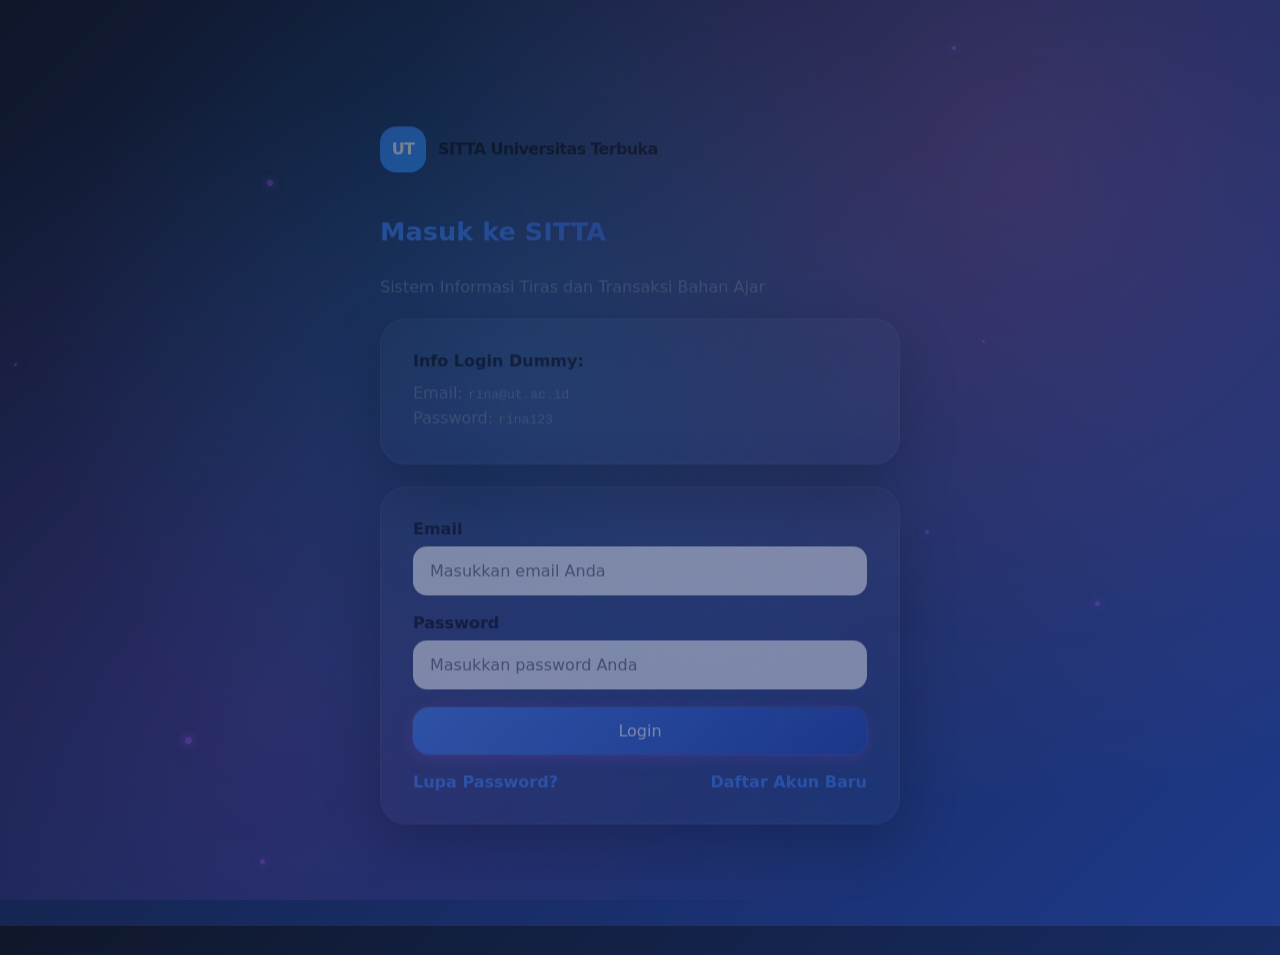
<file: index.html>
<!doctype html>
<html lang="id">
  <head>
    <meta charset="UTF-8" />
    <meta name="viewport" content="width=device-width, initial-scale=1.0" />
    <title>SITTA UT - Beranda</title>
    <meta http-equiv="refresh" content="0;url=login.html" />
  </head>
  <body>
    <p>
      Jika tidak segera dialihkan, klik <a href="login.html">Login SITTA UT</a>.
    </p>
  </body>
</html>
</file>
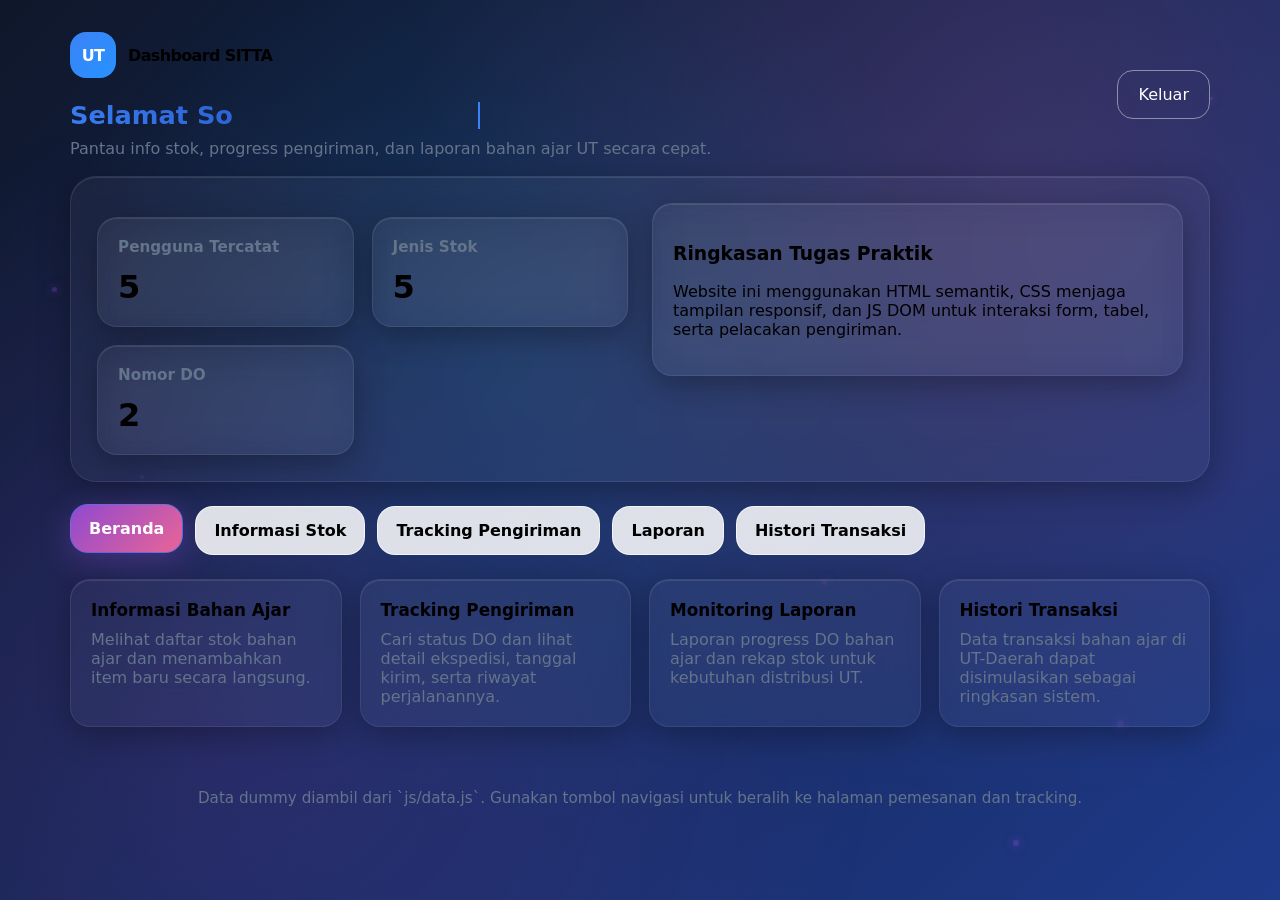
<file: dashboard.html>
<!doctype html>
<html lang="id">
  <head>
    <!-- Metadata halaman dashboard -->
    <meta charset="UTF-8" />
    <meta name="viewport" content="width=device-width, initial-scale=1.0" />
    <title>Dashboard SITTA UT</title>
    <!-- Link ke stylesheet utama -->
    <link rel="stylesheet" href="css/styles.css" />
  </head>
  <body data-page="dashboard">
    <!-- Floating Particles Background -->
    <div class="particles">
      <div class="particle"></div>
      <div class="particle"></div>
      <div class="particle"></div>
      <div class="particle"></div>
      <div class="particle"></div>
      <div class="particle"></div>
      <div class="particle"></div>
      <div class="particle"></div>
    </div>
    <!-- Kontainer utama halaman -->
    <div class="container">
      <!-- Header dengan branding dan tombol logout -->
      <header class="header-row">
        <div>
          <!-- Branding situs -->
          <div class="site-brand">
            <span class="brand-mark">UT</span>
            <span>Dashboard SITTA</span>
          </div>
          <!-- Judul halaman dengan greeting dinamis -->
          <h1 class="page-title typing" id="greeting">Selamat datang</h1>
          <!-- Subjudul deskripsi halaman -->
          <p class="subtitle">
            Pantau info stok, progress pengiriman, dan laporan bahan ajar UT
            secara cepat.
          </p>
        </div>
        <!-- Grup tombol aksi -->
        <div
          class="btn-group"
          style="display: flex; gap: 12px; flex-wrap: wrap; align-items: center"
        >
          <!-- Tombol logout -->
          <a href="login.html" class="btn btn-tertiary">Keluar</a>
        </div>
      </header>

      <!-- Kartu halaman utama dengan statistik -->
      <div class="page-card" style="margin-top: 18px; padding: 26px">
        <!-- Grid 2 kolom untuk statistik dan info -->
        <div class="grid-2" style="align-items: flex-start; gap: 24px">
          <div>
            <!-- Ringkasan profil pengguna -->
            <p
              id="profile-summary"
              style="margin: 0 0 14px; font-size: 1rem; color: var(--muted)"
            ></p>
            <!-- Grid kartu statistik -->
            <div class="card-grid">
              <!-- Kartu jumlah pengguna -->
              <div class="card" id="dashboard-count-users">
                <strong>Pengguna Tercatat</strong>
                <div class="value">0</div>
              </div>
              <!-- Kartu jenis stok -->
              <div class="card" id="dashboard-count-stock">
                <strong>Jenis Stok</strong>
                <div class="value">0</div>
              </div>
              <!-- Kartu nomor DO -->
              <div class="card" id="dashboard-count-deliveries">
                <strong>Nomor DO</strong>
                <div class="value">0</div>
              </div>
            </div>
          </div>
          <!-- Kartu informasi tugas praktik -->
          <div class="info-card">
            <h3>Ringkasan Tugas Praktik</h3>
            <p>
              Website ini menggunakan HTML semantik, CSS menjaga tampilan
              responsif, dan JS DOM untuk interaksi form, tabel, serta pelacakan
              pengiriman.
            </p>
          </div>
        </div>
      </div>

      <!-- Section navigasi dan menu -->
      <section style="margin-top: 24px">
        <!-- Navigasi utama -->
        <div class="main-nav">
          <a href="dashboard.html" class="active">Beranda</a>
          <a href="stok.html">Informasi Stok</a>
          <a href="tracking.html">Tracking Pengiriman</a>
          <a href="laporan.html">Laporan</a>
          <a href="histori.html">Histori Transaksi</a>
        </div>
        <!-- Grid menu kartu -->
        <div class="menu-grid parallax">
          <!-- Kartu menu informasi stok -->
          <a href="stok.html" class="menu-card parallax-element">
            <h3>Informasi Bahan Ajar</h3>
            <p>
              Melihat daftar stok bahan ajar dan menambahkan item baru secara
              langsung.
            </p>
          </a>
          <!-- Kartu menu tracking -->
          <a href="tracking.html" class="menu-card parallax-element">
            <h3>Tracking Pengiriman</h3>
            <p>
              Cari status DO dan lihat detail ekspedisi, tanggal kirim, serta
              riwayat perjalanannya.
            </p>
          </a>
          <!-- Kartu menu monitoring (placeholder) -->
          <a href="laporan.html" class="menu-card parallax-element">
            <h3>Monitoring Laporan</h3>
            <p>
              Laporan progress DO bahan ajar dan rekap stok untuk kebutuhan
              distribusi UT.
            </p>
          </a>
          <!-- Kartu menu histori (placeholder) -->
          <a href="histori.html" class="menu-card parallax-element">
            <h3>Histori Transaksi</h3>
            <p>
              Data transaksi bahan ajar di UT-Daerah dapat disimulasikan sebagai
              ringkasan sistem.
            </p>
          </a>
        </div>
      </section>
    </div>

    <!-- Footer dengan informasi data -->
    <footer>
      Data dummy diambil dari `js/data.js`. Gunakan tombol navigasi untuk
      beralih ke halaman pemesanan dan tracking.
    </footer>

    <!-- Script data dan aplikasi -->
    <script src="js/data.js"></script>
    <script src="js/app.js"></script>
  </body>
</html>
</file>
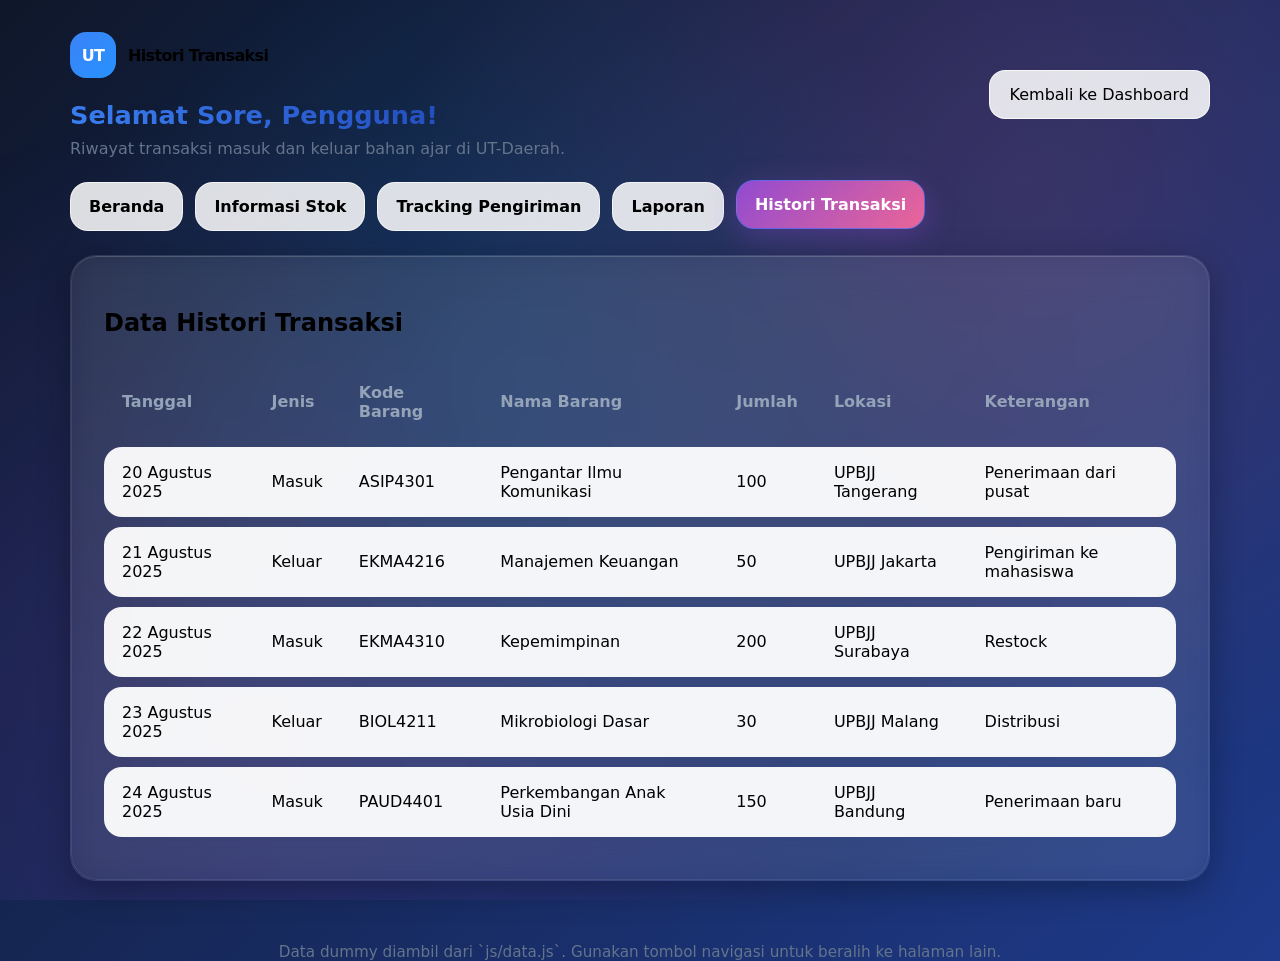
<file: histori.html>
<!doctype html>
<html lang="id">
  <head>
    <!-- Metadata halaman histori -->
    <meta charset="UTF-8" />
    <meta name="viewport" content="width=device-width, initial-scale=1.0" />
    <title>Histori Transaksi SITTA UT</title>
    <!-- Link ke stylesheet utama -->
    <link rel="stylesheet" href="css/styles.css" />
  </head>
  <body data-page="histori">
    <!-- Kontainer utama halaman -->
    <div class="container">
      <!-- Header dengan branding dan tombol kembali -->
      <div class="header-row">
        <div>
          <!-- Branding situs -->
          <div class="site-brand">
            <span class="brand-mark">UT</span>
            <span>Histori Transaksi</span>
          </div>
          <!-- Judul halaman dengan greeting dinamis -->
          <h1 class="page-title" id="greeting">Histori Transaksi Bahan Ajar</h1>
          <!-- Subjudul -->
          <p class="subtitle">
            Riwayat transaksi masuk dan keluar bahan ajar di UT-Daerah.
          </p>
        </div>
        <div>
          <!-- Tombol kembali ke dashboard -->
          <a href="dashboard.html" class="btn btn-secondary"
            >Kembali ke Dashboard</a
          >
        </div>
      </div>

      <!-- Section navigasi -->
      <section style="margin-top: 24px">
        <!-- Navigasi utama -->
        <div class="main-nav">
          <a href="dashboard.html">Beranda</a>
          <a href="stok.html">Informasi Stok</a>
          <a href="tracking.html">Tracking Pengiriman</a>
          <a href="laporan.html">Laporan</a>
          <a href="histori.html" class="active">Histori Transaksi</a>
        </div>
      </section>

      <!-- Kartu untuk tabel histori -->
      <div class="page-card" style="margin-top: 20px">
        <div class="panel">
          <h2>Data Histori Transaksi</h2>
          <!-- Tabel histori -->
          <table id="histori-table" class="data-table">
            <thead>
              <tr>
                <th>Tanggal</th>
                <th>Jenis</th>
                <th>Kode Barang</th>
                <th>Nama Barang</th>
                <th>Jumlah</th>
                <th>Lokasi</th>
                <th>Keterangan</th>
              </tr>
            </thead>
            <tbody>
              <!-- Data akan diisi oleh JavaScript -->
            </tbody>
          </table>
        </div>
      </div>
    </div>

    <!-- Footer dengan informasi data -->
    <footer>
      Data dummy diambil dari `js/data.js`. Gunakan tombol navigasi untuk
      beralih ke halaman lain.
    </footer>

    <!-- Script data dan aplikasi -->
    <script src="js/data.js"></script>
    <script src="js/app.js"></script>
  </body>
</html>
</file>
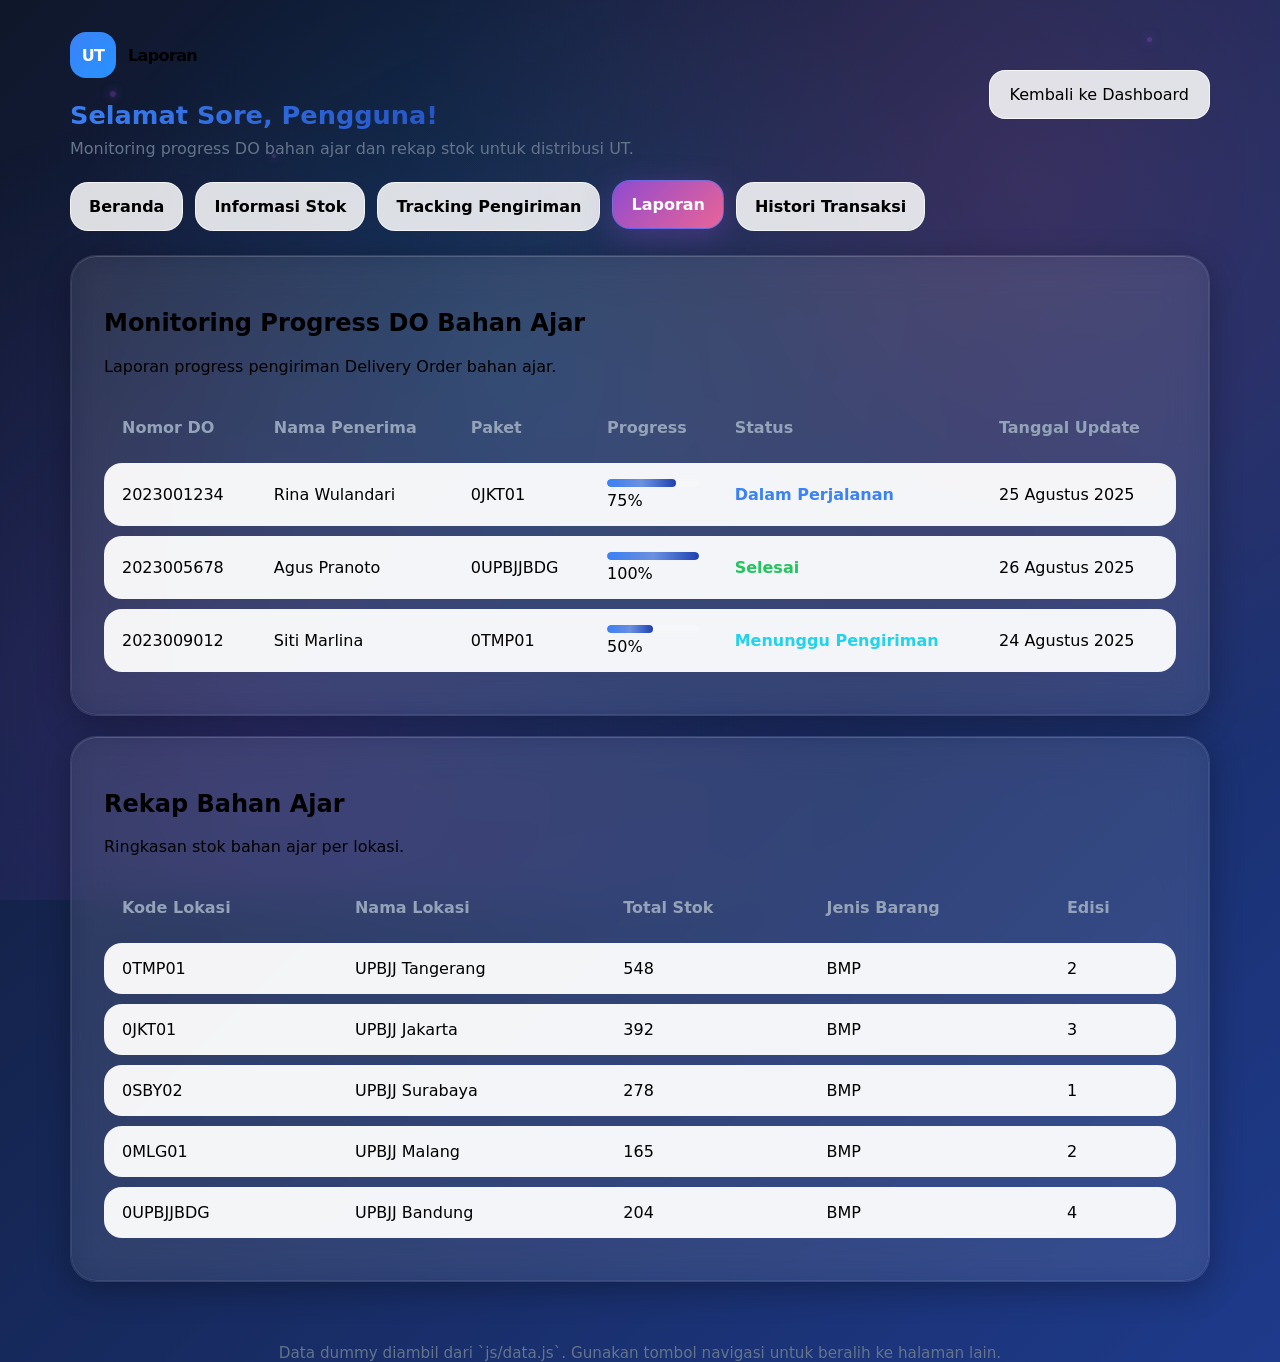
<file: laporan.html>
<!doctype html>
<html lang="id">
  <head>
    <!-- Metadata halaman laporan -->
    <meta charset="UTF-8" />
    <meta name="viewport" content="width=device-width, initial-scale=1.0" />
    <title>Laporan SITTA UT</title>
    <!-- Link ke stylesheet utama -->
    <link rel="stylesheet" href="css/styles.css" />
  </head>
  <body data-page="laporan">
    <!-- Floating Particles Background -->
    <div class="particles">
      <div class="particle"></div>
      <div class="particle"></div>
      <div class="particle"></div>
      <div class="particle"></div>
      <div class="particle"></div>
      <div class="particle"></div>
      <div class="particle"></div>
      <div class="particle"></div>
    </div>
    <!-- Kontainer utama halaman -->
    <div class="container">
      <!-- Header dengan branding dan tombol kembali -->
      <div class="header-row">
        <div>
          <!-- Branding situs -->
          <div class="site-brand">
            <span class="brand-mark">UT</span>
            <span>Laporan</span>
          </div>
          <!-- Judul halaman dengan greeting dinamis -->
          <h1 class="page-title" id="greeting">Laporan SITTA UT</h1>
          <!-- Subjudul -->
          <p class="subtitle">
            Monitoring progress DO bahan ajar dan rekap stok untuk distribusi
            UT.
          </p>
        </div>
        <div>
          <!-- Tombol kembali ke dashboard -->
          <a href="dashboard.html" class="btn btn-secondary"
            >Kembali ke Dashboard</a
          >
        </div>
      </div>

      <!-- Section navigasi -->
      <section style="margin-top: 24px">
        <!-- Navigasi utama -->
        <div class="main-nav">
          <a href="dashboard.html">Beranda</a>
          <a href="stok.html">Informasi Stok</a>
          <a href="tracking.html">Tracking Pengiriman</a>
          <a href="laporan.html" class="active">Laporan</a>
          <a href="histori.html">Histori Transaksi</a>
        </div>
      </section>

      <!-- Section untuk Monitoring Progress DO -->
      <div class="page-card" style="margin-top: 20px">
        <div class="panel">
          <h2>Monitoring Progress DO Bahan Ajar</h2>
          <p>Laporan progress pengiriman Delivery Order bahan ajar.</p>
          <!-- Tabel monitoring -->
          <table id="monitoring-table" class="data-table">
            <thead>
              <tr>
                <th>Nomor DO</th>
                <th>Nama Penerima</th>
                <th>Paket</th>
                <th>Progress</th>
                <th>Status</th>
                <th>Tanggal Update</th>
              </tr>
            </thead>
            <tbody>
              <!-- Data akan diisi oleh JavaScript -->
            </tbody>
          </table>
        </div>
      </div>

      <!-- Section untuk Rekap Bahan Ajar -->
      <div class="page-card" style="margin-top: 20px">
        <div class="panel">
          <h2>Rekap Bahan Ajar</h2>
          <p>Ringkasan stok bahan ajar per lokasi.</p>
          <!-- Tabel rekap -->
          <table id="rekap-table" class="data-table">
            <thead>
              <tr>
                <th>Kode Lokasi</th>
                <th>Nama Lokasi</th>
                <th>Total Stok</th>
                <th>Jenis Barang</th>
                <th>Edisi</th>
              </tr>
            </thead>
            <tbody>
              <!-- Data akan diisi oleh JavaScript -->
            </tbody>
          </table>
        </div>
      </div>
    </div>

    <!-- Footer dengan informasi data -->
    <footer>
      Data dummy diambil dari `js/data.js`. Gunakan tombol navigasi untuk
      beralih ke halaman lain.
    </footer>

    <!-- Script data dan aplikasi -->
    <script src="js/data.js"></script>
    <script src="js/app.js"></script>
  </body>
</html>
</file>
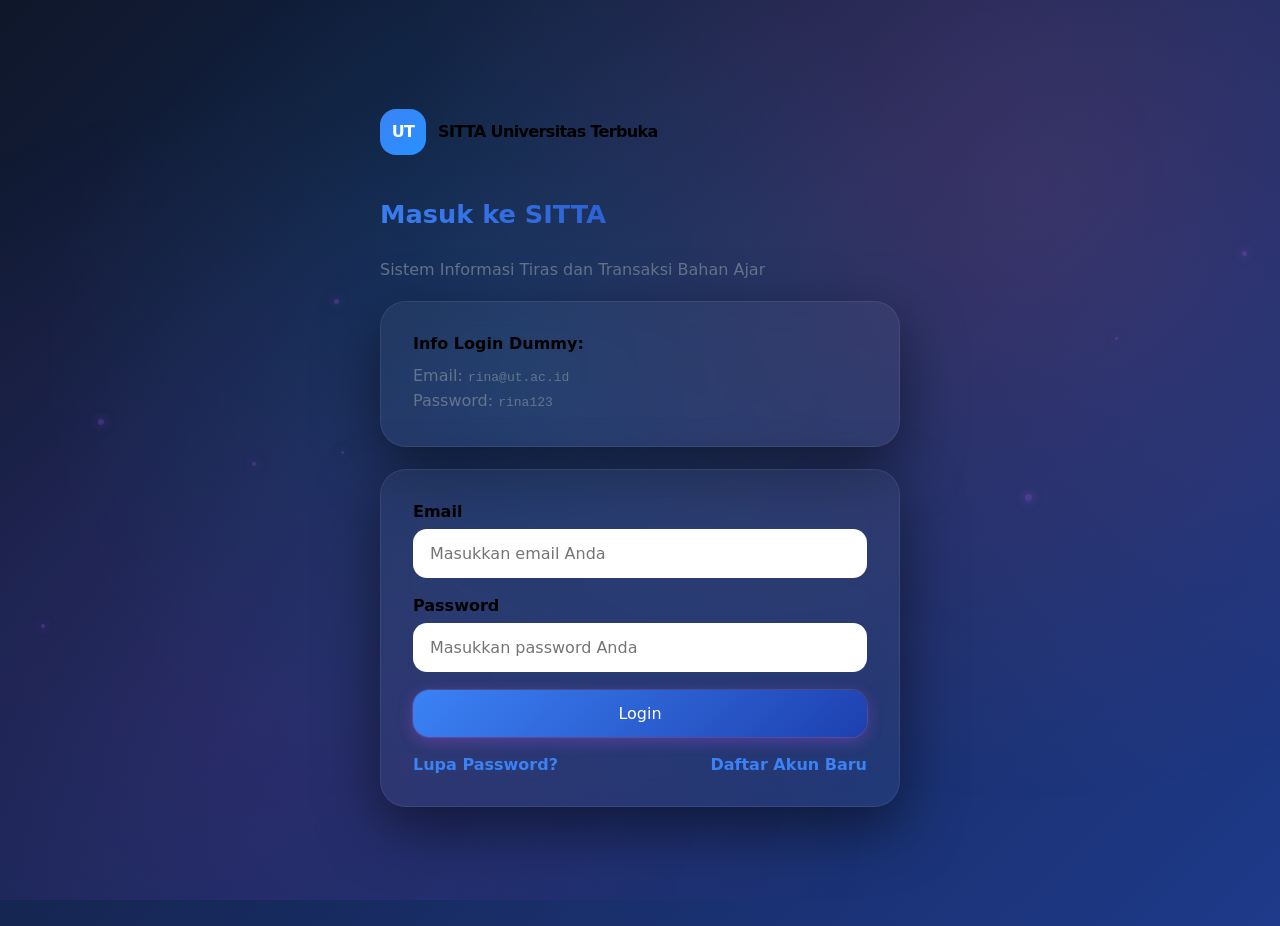
<file: login.html>
<!doctype html>
<html lang="id">
  <head>
    <!-- Metadata halaman login -->
    <meta charset="UTF-8" />
    <meta name="viewport" content="width=device-width, initial-scale=1.0" />
    <title>Login SITTA UT</title>
    <!-- Link ke stylesheet utama -->
    <link rel="stylesheet" href="css/styles.css" />
  </head>
  <body data-page="login">
    <!-- Floating Particles Background -->
    <div class="particles">
      <div class="particle"></div>
      <div class="particle"></div>
      <div class="particle"></div>
      <div class="particle"></div>
      <div class="particle"></div>
      <div class="particle"></div>
      <div class="particle"></div>
      <div class="particle"></div>
    </div>
    <!-- Kontainer utama halaman -->
    <div class="container">
      <!-- Layout autentikasi -->
      <div class="auth-layout">
        <!-- Kartu autentikasi -->
        <div class="auth-card">
          <!-- Branding situs -->
          <div class="site-brand">
            <span class="brand-mark">UT</span>
            <span>SITTA Universitas Terbuka</span>
          </div>

          <!-- Judul halaman -->
          <h2 class="page-title">Masuk ke SITTA</h2>
          <!-- Subjudul -->
          <p class="subtitle">
            Sistem Informasi Tiras dan Transaksi Bahan Ajar
          </p>

          <!-- Panel info login dummy -->
          <div class="panel auth-info">
            <strong>Info Login Dummy:</strong>
            <p>Email: <code>rina@ut.ac.id</code></p>
            <p>Password: <code>rina123</code></p>
          </div>

          <!-- Panel form login -->
          <div class="panel">
            <!-- Form login -->
            <form id="login-form" class="form-grid">
              <!-- Input email -->
              <div class="input-group">
                <label for="email">Email</label>
                <input
                  id="email"
                  type="email"
                  placeholder="Masukkan email Anda"
                  required
                />
              </div>
              <!-- Input password -->
              <div class="input-group">
                <label for="password">Password</label>
                <input
                  id="password"
                  type="password"
                  placeholder="Masukkan password Anda"
                  required
                />
              </div>
              <!-- Tombol submit -->
              <button type="submit" class="btn btn-primary">Login</button>
            </form>

            <!-- Link tambahan -->
            <div class="auth-links">
              <a href="#" id="show-forgot">Lupa Password?</a>
              <a href="#" id="show-register">Daftar Akun Baru</a>
            </div>
          </div>
        </div>
      </div>
    </div>

    <!-- Modal lupa password -->
    <div id="modal-forgot" class="modal-backdrop">
      <div class="modal">
        <button class="modal-close">×</button>
        <h3>Reset Password</h3>
        <p>Masukkan email Anda untuk menerima instruksi reset password.</p>
        <!-- Form reset password -->
        <form class="form-grid">
          <div class="input-group">
            <label for="forgot-email">Email UT</label>
            <input
              id="forgot-email"
              type="email"
              placeholder="email@ut.ac.id"
            />
          </div>
          <button
            type="button"
            class="btn btn-primary"
            onclick="
              alert(
                'Instruksi reset password telah dikirim ke email Anda (simulasi).',
              )
            "
          >
            Kirim Instruksi
          </button>
        </form>
      </div>
    </div>

    <!-- Modal daftar akun -->
    <div id="modal-register" class="modal-backdrop">
      <div class="modal">
        <button class="modal-close">×</button>
        <h3>Daftar Akun Baru</h3>
        <p>Isi nama, email, dan password untuk membuat akun demo.</p>
        <!-- Form pendaftaran -->
        <form class="form-grid">
          <div class="input-group">
            <label for="register-name">Nama Lengkap</label>
            <input id="register-name" type="text" placeholder="Nama lengkap" />
          </div>
          <div class="input-group">
            <label for="register-email">Email UT</label>
            <input
              id="register-email"
              type="email"
              placeholder="email@ut.ac.id"
            />
          </div>
          <div class="input-group">
            <label for="register-password">Password</label>
            <input
              id="register-password"
              type="password"
              placeholder="Buat password"
            />
          </div>
          <button
            type="button"
            class="btn btn-primary"
            onclick="
              alert(
                'Pendaftaran berhasil. Sekarang Anda bisa login dengan akun demo!',
              )
            "
          >
            Daftar
          </button>
        </form>
      </div>
    </div>

    <!-- Script data dan aplikasi -->
    <script src="js/data.js"></script>
    <script src="js/app.js"></script>
  </body>
</html>
</file>
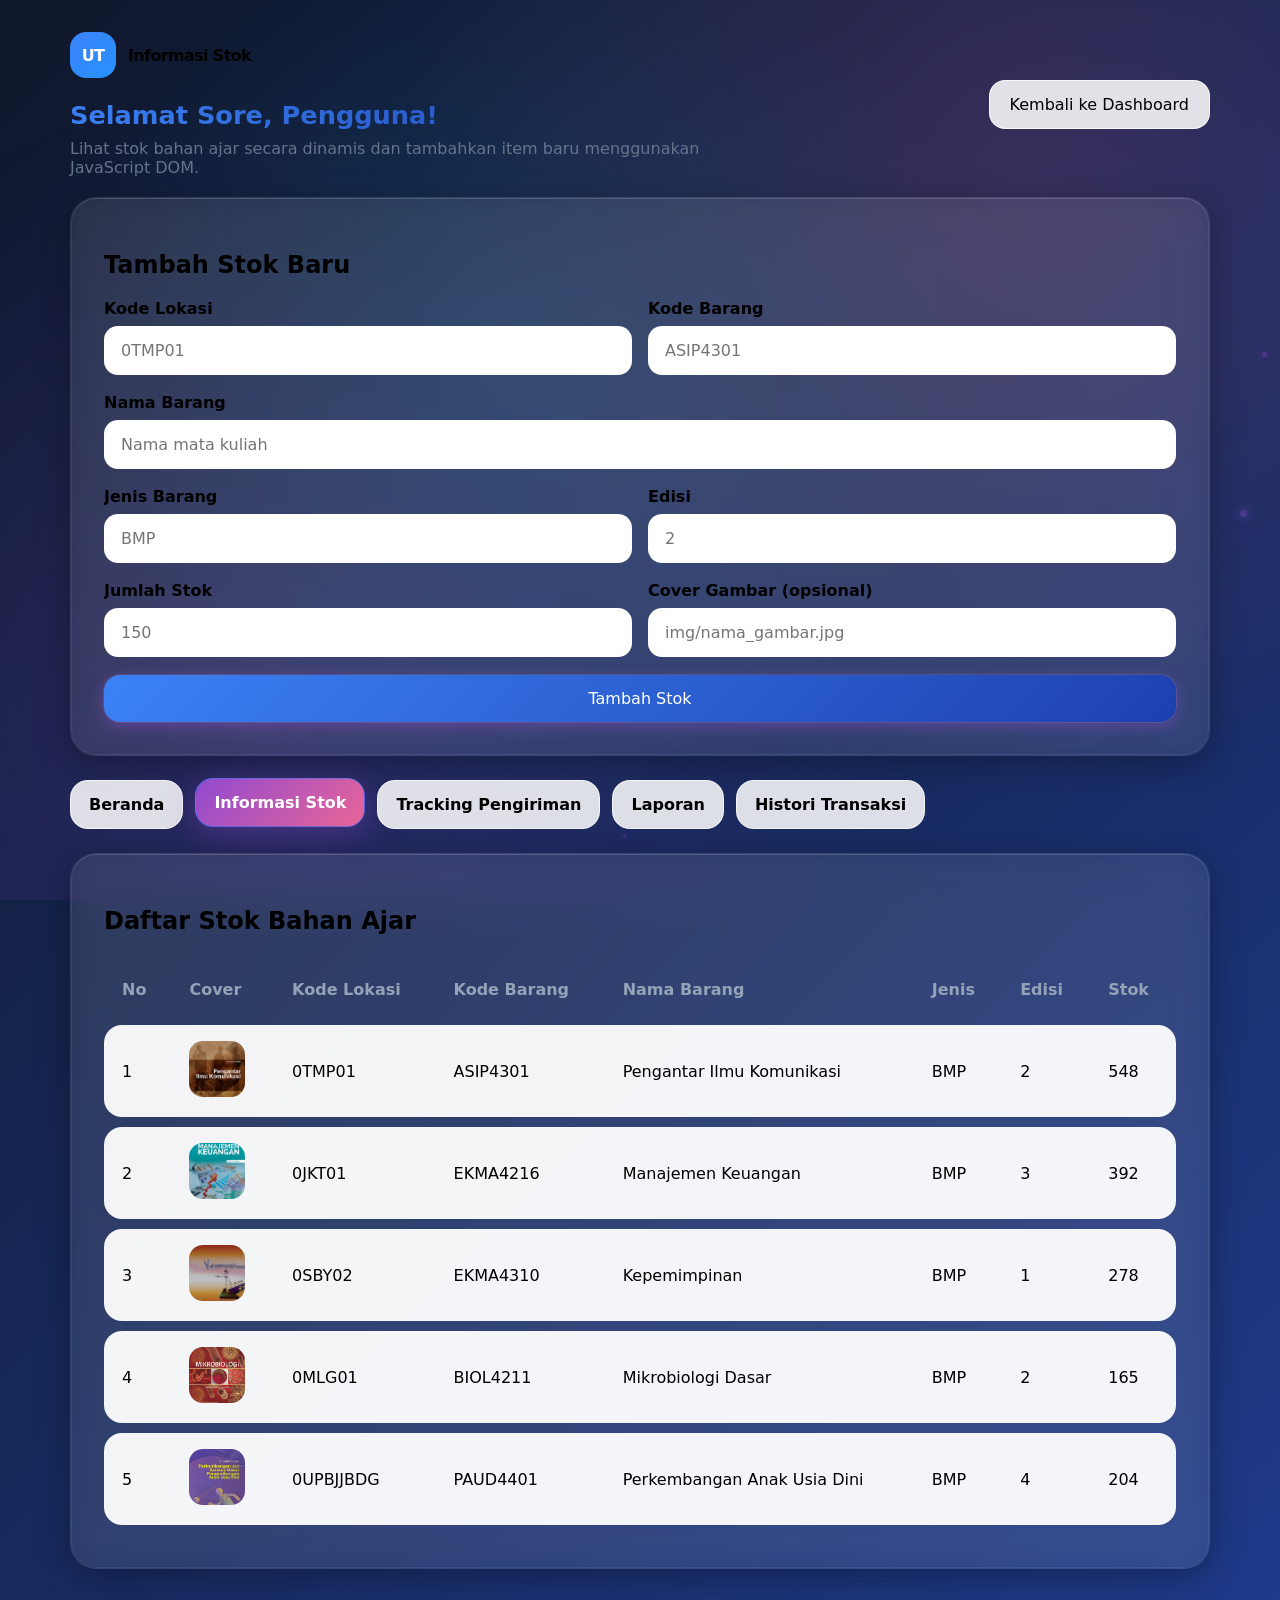
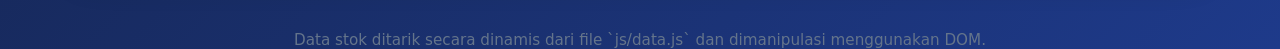
<file: stok.html>
<!doctype html>
<html lang="id">
  <head>
    <!-- Metadata halaman stok -->
    <meta charset="UTF-8" />
    <meta name="viewport" content="width=device-width, initial-scale=1.0" />
    <title>Informasi Stok Bahan Ajar SITTA</title>
    <!-- Link ke stylesheet utama -->
    <link rel="stylesheet" href="css/styles.css" />
  </head>
  <body data-page="stok">
    <!-- Floating Particles Background -->
    <div class="particles">
      <div class="particle"></div>
      <div class="particle"></div>
      <div class="particle"></div>
      <div class="particle"></div>
      <div class="particle"></div>
      <div class="particle"></div>
      <div class="particle"></div>
      <div class="particle"></div>
    </div>
    <!-- Kontainer utama halaman -->
    <div class="container">
      <!-- Header dengan branding dan tombol kembali -->
      <div class="header-row">
        <div>
          <!-- Branding situs -->
          <div class="site-brand">
            <span class="brand-mark">UT</span>
            <span>Informasi Stok</span>
          </div>
          <!-- Judul halaman dengan greeting dinamis -->
          <h1 class="page-title" id="greeting">Data Stok Bahan Ajar</h1>
          <!-- Subjudul -->
          <p class="subtitle">
            Lihat stok bahan ajar secara dinamis dan tambahkan item baru
            menggunakan JavaScript DOM.
          </p>
        </div>
        <div>
          <!-- Tombol kembali ke dashboard -->
          <a href="dashboard.html" class="btn btn-secondary"
            >Kembali ke Dashboard</a
          >
        </div>
      </div>

      <!-- Kartu untuk form tambah stok -->
      <div class="page-card" style="margin-top: 20px">
        <div class="panel">
          <h2>Tambah Stok Baru</h2>
          <!-- Form tambah stok -->
          <form id="stock-form" class="form-grid">
            <!-- Grid untuk kode lokasi dan kode barang -->
            <div class="grid-2">
              <div class="input-group">
                <label for="kode-lokasi">Kode Lokasi</label>
                <input
                  id="kode-lokasi"
                  type="text"
                  placeholder="0TMP01"
                  required
                />
              </div>
              <div class="input-group">
                <label for="kode-barang">Kode Barang</label>
                <input
                  id="kode-barang"
                  type="text"
                  placeholder="ASIP4301"
                  required
                />
              </div>
            </div>
            <!-- Input nama barang -->
            <div class="input-group">
              <label for="nama-barang">Nama Barang</label>
              <input
                id="nama-barang"
                type="text"
                placeholder="Nama mata kuliah"
                required
              />
            </div>
            <!-- Grid untuk jenis barang dan edisi -->
            <div class="grid-2">
              <div class="input-group">
                <label for="jenis-barang">Jenis Barang</label>
                <input
                  id="jenis-barang"
                  type="text"
                  placeholder="BMP"
                  required
                />
              </div>
              <div class="input-group">
                <label for="edisi">Edisi</label>
                <input id="edisi" type="text" placeholder="2" required />
              </div>
            </div>
            <!-- Grid untuk stok dan cover -->
            <div class="grid-2">
              <div class="input-group">
                <label for="stok">Jumlah Stok</label>
                <input id="stok" type="number" placeholder="150" required />
              </div>
              <div class="input-group">
                <label for="cover-url">Cover Gambar (opsional)</label>
                <input
                  id="cover-url"
                  type="text"
                  placeholder="img/nama_gambar.jpg"
                />
              </div>
            </div>
            <!-- Tombol submit -->
            <button type="submit" class="btn btn-primary">Tambah Stok</button>
          </form>
        </div>
      </div>

      <!-- Section navigasi -->
      <section style="margin-top: 24px">
        <!-- Navigasi utama -->
        <div class="main-nav">
          <a href="dashboard.html">Beranda</a>
          <a href="stok.html" class="active">Informasi Stok</a>
          <a href="tracking.html">Tracking Pengiriman</a>
          <a href="laporan.html">Laporan</a>
          <a href="histori.html">Histori Transaksi</a>
        </div>
      </section>

      <!-- Kartu untuk tabel stok -->
      <div class="page-card" style="margin-top: 24px">
        <div class="panel">
          <h2>Daftar Stok Bahan Ajar</h2>
          <!-- Wrapper tabel dengan scroll horizontal -->
          <div class="table-wrapper" style="margin-top: 18px">
            <!-- Tabel stok -->
            <table>
              <thead>
                <tr>
                  <th>No</th>
                  <th>Cover</th>
                  <th>Kode Lokasi</th>
                  <th>Kode Barang</th>
                  <th>Nama Barang</th>
                  <th>Jenis</th>
                  <th>Edisi</th>
                  <th>Stok</th>
                </tr>
              </thead>
              <!-- Body tabel yang akan diisi secara dinamis -->
              <tbody id="stock-table-body"></tbody>
            </table>
          </div>
        </div>
      </div>
    </div>

    <!-- Footer dengan informasi data -->
    <footer>
      Data stok ditarik secara dinamis dari file `js/data.js` dan dimanipulasi
      menggunakan DOM.
    </footer>

    <!-- Script data dan aplikasi -->
    <script src="js/data.js"></script>
    <script src="js/app.js"></script>
  </body>
</html>
</file>
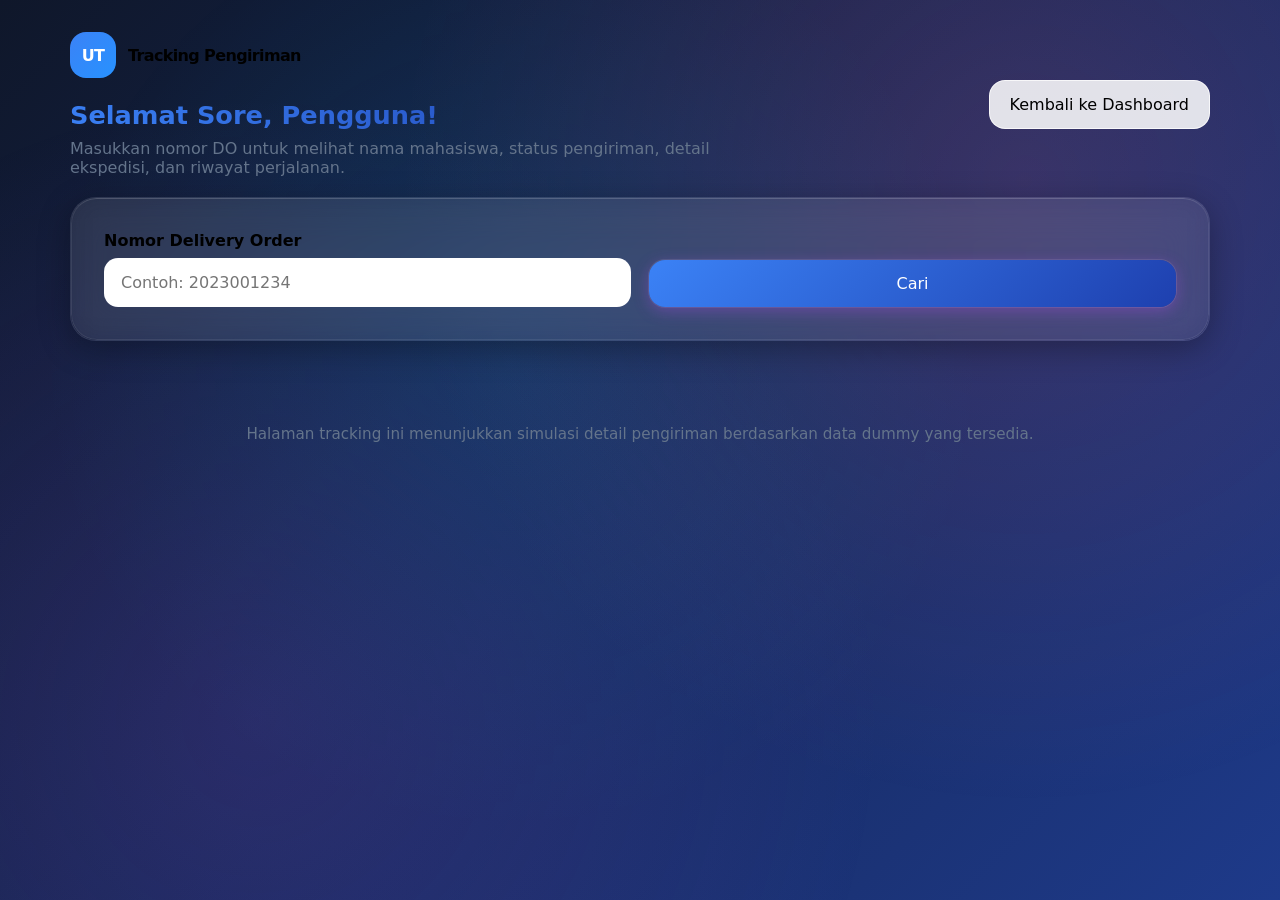
<file: tracking.html>
<!doctype html>
<html lang="id">
  <head>
    <!-- Metadata halaman tracking -->
    <meta charset="UTF-8" />
    <meta name="viewport" content="width=device-width, initial-scale=1.0" />
    <title>Tracking Pengiriman SITTA</title>
    <!-- Link ke stylesheet utama -->
    <link rel="stylesheet" href="css/styles.css" />
  </head>
  <body data-page="tracking">
    <div class="container">
      <!-- Header dengan branding dan tombol kembali -->
      <div class="header-row">
        <div>
          <!-- Branding situs -->
          <div class="site-brand">
            <span class="brand-mark">UT</span>
            <span>Tracking Pengiriman</span>
          </div>
          <!-- Judul halaman dengan greeting dinamis -->
          <h1 class="page-title" id="greeting">Pantau status Delivery Order</h1>
          <!-- Subjudul -->
          <p class="subtitle">
            Masukkan nomor DO untuk melihat nama mahasiswa, status pengiriman,
            detail ekspedisi, dan riwayat perjalanan.
          </p>
        </div>
        <div>
          <!-- Tombol kembali ke dashboard -->
          <a href="dashboard.html" class="btn btn-secondary"
            >Kembali ke Dashboard</a
          >
        </div>
      </div>

      <!-- Kartu untuk form pencarian -->
      <div class="page-card" style="margin-top: 20px">
        <div class="panel">
          <!-- Form pencarian nomor DO -->
          <form
            id="tracking-form"
            class="grid-2"
            style="align-items: end; gap: 18px"
          >
            <!-- Input nomor DO -->
            <div class="input-group">
              <label for="do-number">Nomor Delivery Order</label>
              <input
                id="do-number"
                type="text"
                placeholder="Contoh: 2023001234"
                required
              />
            </div>
            <!-- Tombol cari -->
            <button type="submit" class="btn btn-primary">Cari</button>
          </form>
        </div>
      </div>

      <!-- Kontainer untuk detail tracking yang akan diisi secara dinamis -->
      <div id="tracking-details" style="margin-top: 22px"></div>
    </div>

    <!-- Footer dengan informasi simulasi -->
    <footer>
      Halaman tracking ini menunjukkan simulasi detail pengiriman berdasarkan
      data dummy yang tersedia.
    </footer>

    <!-- Script data dan aplikasi -->
    <script src="js/data.js"></script>
    <script src="js/app.js"></script>
  </body>
</html>
</file>
<file: css/styles.css>
/* 
 * SITTA UT - Stylesheet Utama
 * File: styles.css
 * Deskripsi: Styling responsif untuk aplikasi dashboard SITTA UT
 * Menggunakan CSS custom properties untuk konsistensi warna dan tema
 */

/* Variabel CSS untuk tema dan warna - MODERN DARK THEME */
:root {
  --bg: #0b0f19; /* hitam kebiruan */
  --bg-soft: #141a2a;
  --bg-gradient: linear-gradient(135deg, #0f172a 0%, #1e3a8a 100%);

  --surface: rgba(255, 255, 255, 0.04);
  --surface-strong: rgba(255, 255, 255, 0.07);
  --surface-alt: rgba(30, 58, 138, 0.15);

  --primary: #3b82f6; /* biru kuat */
  --primary-soft: rgba(59, 130, 246, 0.2);

  --secondary: #1e40af; /* biru lebih gelap */
  --accent: #22d3ee; /* cyan biar modern */

  --text: #000000;
  --text-soft: #94a3b8;
  --muted: #64748b;

  --danger: #ef4444;
  --success: #22c55e;

  --border: rgba(255, 255, 255, 0.08);

  --shadow: 0 20px 60px rgba(0, 0, 0, 0.5);
  --glow: 0 0 20px rgba(59, 130, 246, 0.4);
}
/* Reset dan aturan umum */
* {
  box-sizing: border-box;
}

html {
  font-family:
    "Inter",
    system-ui,
    -apple-system,
    BlinkMacSystemFont,
    "Segoe UI",
    sans-serif;
  background:
    var(--bg-gradient),
    radial-gradient(
      circle at 20% 80%,
      rgba(157, 78, 221, 0.15) 0%,
      transparent 50%
    ),
    radial-gradient(
      circle at 80% 20%,
      rgba(255, 107, 157, 0.15) 0%,
      transparent 50%
    ),
    radial-gradient(
      circle at 40% 40%,
      rgba(0, 212, 255, 0.1) 0%,
      transparent 50%
    );
  color: var(--text);
  min-height: 100vh;
}

body {
  margin: 0;
  min-height: 100vh;
  -webkit-font-smoothing: antialiased;
  background-attachment: fixed;
}

a {
  color: inherit;
  text-decoration: none;
}

button,
input,
select,
textarea {
  font: inherit;
}

/* Layout utama */
.container {
  width: min(1140px, calc(100% - 30px));
  margin: 0 auto;
  padding: 32px 0 42px;
}

/* Layout autentikasi */
.auth-layout {
  min-height: calc(100vh - 48px);
  display: grid;
  place-items: center;
  padding: 40px 0;
}

.auth-card {
  width: min(520px, 100%);
  display: grid;
  gap: 22px;
}

.auth-info {
  background: var(--surface-strong);
  border: 1px solid rgba(14, 90, 168, 0.12);
}

.auth-info strong {
  display: block;
  margin-bottom: 10px;
  color: var(--text);
}

.auth-info p {
  margin: 0;
  color: var(--muted);
  line-height: 1.6;
}

.auth-links {
  display: flex;
  justify-content: space-between;
  gap: 14px;
  margin-top: 18px;
}

.auth-links a {
  color: var(--primary);
  font-weight: 600;
}

/* Komponen kartu dan panel */
.page-card,
.panel {
  background: var(--surface);
  border: 1px solid var(--border);
  border-radius: 26px;
  box-shadow: var(--shadow);
  backdrop-filter: blur(14px);
}

.hero,
.panel {
  padding: 32px;
}

/* Branding situs */
.site-brand {
  display: inline-flex;
  align-items: center;
  gap: 12px;
  margin-bottom: 24px;
}

.site-brand span {
  display: block;
  font-weight: 700;
  letter-spacing: -0.04em;
}

.site-brand .brand-mark {
  width: 46px;
  height: 46px;
  display: grid;
  place-items: center;
  border-radius: 16px;
  background: linear-gradient(135deg, var(--primary), #2792ff);
  color: white;
  font-weight: 700;
}

/* Header halaman */
.header-row {
  display: flex;
  justify-content: space-between;
  align-items: center;
  gap: 16px;
  flex-wrap: wrap;
}

.page-title {
  margin: 0;
  font-size: clamp(1.5rem, 2vw, 2.4rem);
  line-height: 1.05;
}

.subtitle {
  margin: 10px 0 0;
  color: var(--muted);
  max-width: 680px;
}

/* Grid kartu dan menu */
.card-grid {
  display: grid;
  gap: 18px;
  grid-template-columns: repeat(auto-fit, minmax(220px, 1fr));
}

.menu-grid {
  display: grid;
  gap: 18px;
  grid-template-columns: repeat(auto-fit, minmax(180px, 1fr));
}

/* Styling kartu */
.card,
.menu-card,
.status-card,
.info-card {
  background: var(--surface-strong);
  border-radius: 20px;
  padding: 20px;
  border: 1px solid transparent;
}

.card strong,
.status-card strong {
  display: block;
  margin-bottom: 12px;
  font-size: 0.95rem;
  color: var(--muted);
}

.card .value,
.status-card .value,
.info-card .value {
  font-size: 2rem;
  font-weight: 700;
  color: var(--text);
}

.menu-card {
  border: 1px solid var(--border);
  transition:
    transform 0.2s ease,
    border-color 0.2s ease;
}

.menu-card:hover {
  transform: translateY(-2px);
  border-color: rgba(14, 90, 168, 0.18);
}

.menu-card h3 {
  margin: 0 0 10px;
  font-size: 1.05rem;
}

.menu-card p {
  margin: 0;
  color: var(--muted);
}

/* Tombol */
.btn,
.btn-link {
  display: inline-flex;
  align-items: center;
  justify-content: center;
  gap: 10px;
  border: none;
  border-radius: 16px;
  padding: 14px 20px;
  cursor: pointer;
  transition:
    transform 0.2s ease,
    box-shadow 0.2s ease,
    background-color 0.2s ease;
}

.btn:hover,
.btn-link:hover {
  transform: translateY(-1px);
  box-shadow: 0 18px 32px rgba(44, 120, 255, 0.18);
}

.btn-primary {
  background: linear-gradient(135deg, var(--primary), #4a9bff);
  color: white;
  box-shadow: 0 14px 28px rgba(44, 120, 255, 0.24);
}

.btn-secondary {
  background: rgba(255, 255, 255, 0.86);
  color: var(--text);
  border: 1px solid rgba(255, 255, 255, 0.75);
}

.btn-tertiary {
  background: transparent;
  color: white;
  border: 1px solid rgba(255, 255, 255, 0.45);
}

.btn-danger {
  background: var(--danger);
  color: white;
}

/* Navigasi utama */
.main-nav {
  display: flex;
  flex-wrap: wrap;
  gap: 12px;
  margin-bottom: 24px;
}

.main-nav a {
  padding: 14px 18px;
  background: rgba(255, 255, 255, 0.85);
  border: 1px solid rgba(255, 255, 255, 0.7);
  border-radius: 18px;
  color: var(--text);
  font-weight: 600;
}

.main-nav a.active,
.main-nav a:hover {
  background: var(--primary-soft);
  border-color: rgba(44, 120, 255, 0.55);
}

/* Form styling */
.form-grid {
  display: grid;
  gap: 18px;
}

.input-group {
  display: grid;
  gap: 8px;
}

label {
  font-weight: 600;
}

input,
select,
textarea {
  width: 100%;
  border: 1px solid var(--border);
  border-radius: 14px;
  padding: 14px 16px;
  background: white;
  color: var(--text);
}

input:focus,
select:focus,
textarea:focus {
  outline: none;
  border-color: var(--primary);
  box-shadow: 0 0 0 3px rgba(14, 90, 168, 0.12);
}

/* Grid utility */
.grid-2 {
  display: grid;
  gap: 16px;
  grid-template-columns: 1fr 1fr;
}

/* List styling */
.list-box {
  display: grid;
  gap: 12px;
}

.list-item {
  background: var(--surface-strong);
  border-radius: 16px;
  padding: 18px;
  border: 1px solid var(--border);
}

.list-item span {
  display: block;
  color: var(--muted);
}

/* Tabel styling */
.table-wrapper {
  overflow-x: auto;
}

table {
  width: 100%;
  border-collapse: separate;
  border-spacing: 0 10px;
  min-width: 720px;
}

thead {
  background: transparent;
}

th,
td {
  text-align: left;
  padding: 16px 18px;
  border-bottom: none;
}

th {
  font-weight: 700;
  color: var(--text-soft);
}

tbody tr {
  background: rgba(255, 255, 255, 0.95);
  border: 1px solid rgba(255, 255, 255, 0.7);
  border-radius: 18px;
}

tbody tr:hover {
  background: rgba(255, 255, 255, 1);
}

tbody tr td:first-child {
  border-top-left-radius: 18px;
  border-bottom-left-radius: 18px;
}

tbody tr td:last-child {
  border-top-right-radius: 18px;
  border-bottom-right-radius: 18px;
}

.cover-thumb {
  width: 56px;
  height: 56px;
  border-radius: 14px;
  object-fit: cover;
}

/* Status dan progress */
.status-pill {
  display: inline-flex;
  align-items: center;
  gap: 8px;
  padding: 8px 12px;
  border-radius: 999px;
  font-size: 0.9rem;
  font-weight: 700;
}

.status-pill.waiting {
  background: #fff4d6;
  color: #9f6c00;
}

.status-pill.in-progress {
  background: #d9f0ff;
  color: #0e5aa8;
}

.status-pill.complete {
  background: #e9f9ef;
  color: #1c7550;
}

.progress-bar {
  width: 100%;
  height: 14px;
  border-radius: 999px;
  background: var(--border);
  overflow: hidden;
}

.progress-fill {
  height: 100%;
  border-radius: 999px;
  background: linear-gradient(90deg, #0e5aa8, #3f86ff);
}

/* Alert styling */
.alert {
  background: #fff2f2;
  border: 1px solid #f3c2c2;
  color: #7a2f2f;
  border-radius: 16px;
  padding: 14px 18px;
}

/* Footer */
footer {
  color: var(--muted);
  font-size: 0.95rem;
  text-align: center;
  margin-top: 20px;
}

/* Ilustrasi hero */
.hero-illustration {
  width: 100%;
  max-width: 420px;
  border-radius: 24px;
  object-fit: cover;
  display: block;
}

/* Modal styling */
.modal-backdrop {
  position: fixed;
  inset: 0;
  background: rgba(18, 34, 56, 0.42);
  display: none;
  align-items: center;
  justify-content: center;
  padding: 20px;
  z-index: 50;
}

.modal-backdrop.open {
  display: flex;
}

.modal {
  width: min(560px, 100%);
  background: white;
  border-radius: 24px;
  padding: 28px;
  position: relative;
}

.modal h3 {
  margin-top: 0;
}

.modal-close {
  position: absolute;
  top: 18px;
  right: 18px;
  border: none;
  background: transparent;
  font-size: 1.2rem;
  cursor: pointer;
}

/* Media queries untuk responsivitas - ENHANCED */
@media (max-width: 1200px) {
  .container {
    width: min(95%, calc(100% - 20px));
    padding: 24px 0 32px;
  }

  .menu-grid {
    grid-template-columns: repeat(auto-fit, minmax(280px, 1fr));
    gap: 20px;
  }
}

@media (max-width: 1024px) {
  .container {
    width: min(95%, calc(100% - 20px));
  }

  .hero,
  .panel {
    padding: 28px;
  }

  .page-title {
    font-size: 2.2rem;
  }

  .menu-grid {
    grid-template-columns: repeat(auto-fit, minmax(250px, 1fr));
  }
}

@media (max-width: 860px) {
  .grid-2 {
    grid-template-columns: 1fr;
  }

  .header-row,
  .main-nav {
    flex-direction: column;
    align-items: stretch;
    gap: 16px;
  }

  .main-nav {
    margin-bottom: 32px;
  }

  .main-nav a {
    padding: 12px 16px;
    text-align: center;
    font-size: 0.9rem;
  }

  .menu-grid {
    grid-template-columns: 1fr;
    gap: 16px;
  }

  .hero,
  .panel {
    padding: 24px;
  }

  .page-title {
    font-size: 2rem;
  }

  .site-brand {
    justify-content: center;
    margin-bottom: 16px;
  }
}

@media (max-width: 768px) {
  .container {
    padding: 20px 0 28px;
  }

  .hero,
  .panel {
    padding: 20px;
  }

  .page-card {
    margin-top: 16px;
  }

  .btn {
    padding: 12px 18px;
    font-size: 0.9rem;
  }

  .table-wrapper {
    overflow-x: auto;
    -webkit-overflow-scrolling: touch;
  }

  table {
    min-width: 600px;
  }

  .particles {
    display: none; /* Disable particles on mobile for performance */
  }
}

@media (max-width: 620px) {
  .hero,
  .panel {
    padding: 16px;
  }

  .container {
    padding: 16px 0 24px;
  }

  .btn,
  .btn-link {
    width: 100%;
    padding: 14px 16px;
    font-size: 0.95rem;
  }

  .page-title {
    font-size: 1.8rem;
    line-height: 1.2;
  }

  .subtitle {
    font-size: 0.95rem;
  }

  .site-brand {
    gap: 8px;
  }

  .site-brand .brand-mark {
    width: 36px;
    height: 36px;
    font-size: 1.2rem;
  }

  .site-brand span:last-child {
    font-size: 1.1rem;
  }

  .card-grid {
    grid-template-columns: 1fr;
    gap: 12px;
  }

  .info-card {
    order: -1; /* Move info card to top on mobile */
  }

  .auth-layout {
    padding: 20px 0;
  }

  .auth-card {
    gap: 16px;
  }

  .modal {
    width: min(95%, 100%);
    padding: 20px;
    margin: 20px;
  }
}

@media (max-width: 480px) {
  .container {
    padding: 12px 0 20px;
  }

  .hero,
  .panel {
    padding: 12px;
  }

  .page-title {
    font-size: 1.6rem;
  }

  .subtitle {
    font-size: 0.9rem;
  }

  .btn {
    padding: 12px 14px;
    font-size: 0.9rem;
  }

  .input-group label {
    font-size: 0.9rem;
  }

  .input-group input,
  .input-group select,
  .input-group textarea {
    padding: 12px;
    font-size: 0.95rem;
  }

  .site-brand .brand-mark {
    width: 32px;
    height: 32px;
    font-size: 1.1rem;
  }

  .site-brand span:last-child {
    font-size: 1rem;
  }
}

@media (max-width: 360px) {
  .container {
    width: calc(100% - 16px);
  }

  .page-title {
    font-size: 1.4rem;
  }

  .btn {
    padding: 10px 12px;
    font-size: 0.85rem;
  }
}

/* ===== GOD-LEVEL ANIMATIONS & ADVANCED UI ===== */

/* Advanced Background with Animated Particles */
html {
  position: relative;
  overflow-x: hidden;
}

html::before {
  content: "";
  position: fixed;
  top: 0;
  left: 0;
  width: 100%;
  height: 100%;
  background:
    radial-gradient(
      circle at 20% 80%,
      rgba(157, 78, 221, 0.15) 0%,
      transparent 50%
    ),
    radial-gradient(
      circle at 80% 20%,
      rgba(255, 107, 157, 0.15) 0%,
      transparent 50%
    ),
    radial-gradient(
      circle at 40% 40%,
      rgba(0, 212, 255, 0.1) 0%,
      transparent 50%
    );
  animation: backgroundFloat 20s ease-in-out infinite;
  pointer-events: none;
  z-index: -1;
}

@keyframes backgroundFloat {
  0%,
  100% {
    transform: translateY(0px) rotate(0deg);
  }
  33% {
    transform: translateY(-10px) rotate(1deg);
  }
  66% {
    transform: translateY(10px) rotate(-1deg);
  }
}

/* Floating Particles */
.particles {
  position: fixed;
  top: 0;
  left: 0;
  width: 100%;
  height: 100%;
  pointer-events: none;
  z-index: -1;
}

.particle {
  position: absolute;
  background: rgba(157, 78, 221, 0.3);
  border-radius: 50%;
  animation: particleFloat 15s linear infinite;
  box-shadow: 0 0 10px rgba(157, 78, 221, 0.5);
}

.particle:nth-child(1) {
  width: 4px;
  height: 4px;
  left: 10%;
  animation-delay: 0s;
}
.particle:nth-child(2) {
  width: 6px;
  height: 6px;
  left: 20%;
  animation-delay: 2s;
}
.particle:nth-child(3) {
  width: 3px;
  height: 3px;
  left: 30%;
  animation-delay: 4s;
}
.particle:nth-child(4) {
  width: 5px;
  height: 5px;
  left: 40%;
  animation-delay: 6s;
}
.particle:nth-child(5) {
  width: 4px;
  height: 4px;
  left: 50%;
  animation-delay: 8s;
}
.particle:nth-child(6) {
  width: 7px;
  height: 7px;
  left: 60%;
  animation-delay: 10s;
}
.particle:nth-child(7) {
  width: 3px;
  height: 3px;
  left: 70%;
  animation-delay: 12s;
}
.particle:nth-child(8) {
  width: 5px;
  height: 5px;
  left: 80%;
  animation-delay: 14s;
}

@keyframes particleFloat {
  0% {
    transform: translateY(100vh) rotate(0deg);
    opacity: 0;
  }
  10% {
    opacity: 1;
  }
  90% {
    opacity: 1;
  }
  100% {
    transform: translateY(-100px) rotate(360deg);
    opacity: 0;
  }
}

/* Enhanced Glassmorphism Effects */
.card,
.menu-card,
.info-card,
.page-card {
  backdrop-filter: blur(20px);
  -webkit-backdrop-filter: blur(20px);
  background: var(--surface);
  border: 1px solid var(--border);
  box-shadow:
    0 8px 32px rgba(0, 0, 0, 0.3),
    inset 0 1px 0 rgba(255, 255, 255, 0.1);
  position: relative;
  overflow: hidden;
}

.card::before,
.menu-card::before,
.info-card::before,
.page-card::before {
  content: "";
  position: absolute;
  top: 0;
  left: -100%;
  width: 100%;
  height: 100%;
  background: linear-gradient(
    90deg,
    transparent,
    rgba(255, 255, 255, 0.1),
    transparent
  );
  transition: left 0.5s ease;
}

.card:hover::before,
.menu-card:hover::before,
.info-card:hover::before,
.page-card:hover::before {
  left: 100%;
}

/* Advanced Button Animations */
.btn {
  position: relative;
  overflow: hidden;
  transform-style: preserve-3d;
}

.btn::before {
  content: "";
  position: absolute;
  top: 50%;
  left: 50%;
  width: 0;
  height: 0;
  background: rgba(255, 255, 255, 0.3);
  border-radius: 50%;
  transform: translate(-50%, -50%);
  transition:
    width 0.6s ease,
    height 0.6s ease;
}

.btn:hover::before {
  width: 300px;
  height: 300px;
}

.btn-primary {
  background: linear-gradient(135deg, var(--primary), var(--secondary));
  box-shadow:
    0 4px 15px rgba(157, 78, 221, 0.4),
    0 0 0 1px rgba(255, 255, 255, 0.1);
}

.btn-primary:hover {
  background: linear-gradient(135deg, var(--secondary), var(--primary));
  box-shadow:
    0 8px 25px rgba(157, 78, 221, 0.6),
    0 0 0 1px rgba(255, 255, 255, 0.2);
  transform: translateY(-2px) scale(1.02);
}

/* Enhanced Navigation with Morphing Effects */
.main-nav a {
  position: relative;
  overflow: hidden;
  transition: all 0.4s cubic-bezier(0.175, 0.885, 0.32, 1.275);
}

.main-nav a::before {
  content: "";
  position: absolute;
  top: 0;
  left: -100%;
  width: 100%;
  height: 100%;
  background: linear-gradient(
    90deg,
    transparent,
    rgba(255, 255, 255, 0.3),
    transparent
  );
  transition: left 0.5s ease;
}

.main-nav a:hover::before {
  left: 100%;
}

.main-nav a.active {
  background: linear-gradient(
    135deg,
    rgba(157, 78, 221, 0.9),
    rgba(255, 107, 157, 0.9)
  );
  color: white;
  box-shadow: 0 8px 32px rgba(157, 78, 221, 0.3);
  transform: translateY(-2px);
}

/* Page Entrance Animations */
.container {
  animation: pageSlideIn 0.8s cubic-bezier(0.25, 0.46, 0.45, 0.94);
}

@keyframes pageSlideIn {
  0% {
    opacity: 0;
    transform: translateY(30px);
  }
  100% {
    opacity: 1;
    transform: translateY(0);
  }
}

/* Staggered Animation for Cards */
.menu-grid > * {
  animation: cardFadeInUp 0.6s ease-out both;
}

.menu-grid > *:nth-child(1) {
  animation-delay: 0.1s;
}
.menu-grid > *:nth-child(2) {
  animation-delay: 0.2s;
}
.menu-grid > *:nth-child(3) {
  animation-delay: 0.3s;
}
.menu-grid > *:nth-child(4) {
  animation-delay: 0.4s;
}

@keyframes cardFadeInUp {
  0% {
    opacity: 0;
    transform: translateY(50px);
  }
  100% {
    opacity: 1;
    transform: translateY(0);
  }
}

/* Enhanced Table Animations */
tbody tr {
  animation: rowSlideIn 0.5s ease-out both;
}

tbody tr:nth-child(1) {
  animation-delay: 0.1s;
}
tbody tr:nth-child(2) {
  animation-delay: 0.15s;
}
tbody tr:nth-child(3) {
  animation-delay: 0.2s;
}
tbody tr:nth-child(4) {
  animation-delay: 0.25s;
}
tbody tr:nth-child(5) {
  animation-delay: 0.3s;
}

@keyframes rowSlideIn {
  0% {
    opacity: 0;
    transform: translateX(-30px);
  }
  100% {
    opacity: 1;
    transform: translateX(0);
  }
}

/* Loading Animation */
.loading {
  display: inline-block;
  width: 20px;
  height: 20px;
  border: 3px solid rgba(255, 255, 255, 0.3);
  border-radius: 50%;
  border-top-color: white;
  animation: spin 1s ease-in-out infinite;
}

@keyframes spin {
  to {
    transform: rotate(360deg);
  }
}

/* Pulse Animation for Active Elements */
@keyframes pulse {
  0% {
    transform: scale(1);
  }
  50% {
    transform: scale(1.05);
  }
  100% {
    transform: scale(1);
  }
}

.btn-primary.active {
  animation: pulse 2s infinite;
}

/* Text Gradient Animation */
.page-title {
  background: linear-gradient(
    45deg,
    var(--primary),
    var(--secondary),
    var(--accent)
  );
  background-size: 200% 200%;
  -webkit-background-clip: text;
  -webkit-text-fill-color: transparent;
  background-clip: text;
  animation: gradientShift 3s ease infinite;
}

@keyframes gradientShift {
  0% {
    background-position: 0% 50%;
  }
  50% {
    background-position: 100% 50%;
  }
  100% {
    background-position: 0% 50%;
  }
}

/* Advanced Hover Effects for Menu Cards */
.menu-card {
  transition: all 0.4s cubic-bezier(0.175, 0.885, 0.32, 1.275);
  transform-style: preserve-3d;
}

.menu-card:hover {
  transform: translateY(-8px) rotateX(5deg);
  box-shadow:
    0 20px 40px rgba(0, 0, 0, 0.2),
    0 0 0 1px rgba(255, 255, 255, 0.3);
}

.menu-card h3 {
  transition: color 0.3s ease;
}

.menu-card:hover h3 {
  color: var(--primary);
}

/* Scroll-triggered Animations */

/* Enhanced Modal Animations */
.modal-backdrop {
  animation: modalFadeIn 0.3s ease-out;
}

.modal {
  animation: modalSlideIn 0.4s cubic-bezier(0.25, 0.46, 0.45, 0.94);
}

@keyframes modalFadeIn {
  from {
    opacity: 0;
  }
  to {
    opacity: 1;
  }
}

@keyframes modalSlideIn {
  from {
    opacity: 0;
    transform: scale(0.9) translateY(-20px);
  }
  to {
    opacity: 1;
    transform: scale(1) translateY(0);
  }
}

/* Advanced Form Animations */
.input-group {
  position: relative;
  overflow: hidden;
}

.input-group::before {
  content: "";
  position: absolute;
  bottom: 0;
  left: -100%;
  width: 100%;
  height: 2px;
  background: linear-gradient(90deg, var(--primary), var(--secondary));
  transition: left 0.3s ease;
}

.input-group:focus-within::before {
  left: 0;
}

/* Progress Bar Animation */
.progress-bar {
  width: 100%;
  height: 8px;
  background: rgba(255, 255, 255, 0.2);
  border-radius: 4px;
  overflow: hidden;
}

.progress-fill {
  height: 100%;
  background: linear-gradient(90deg, var(--primary), var(--secondary));
  border-radius: 4px;
  transition: width 0.8s cubic-bezier(0.25, 0.46, 0.45, 0.94);
}

/* Typing Animation for Dynamic Text */
@keyframes typing {
  from {
    width: 0;
  }
  to {
    width: 100%;
  }
}

.typing {
  overflow: hidden;
  border-right: 2px solid var(--primary);
  white-space: nowrap;
  animation:
    typing 2s steps(40, end),
    blink-caret 0.75s step-end infinite;
}

@keyframes blink-caret {
  from,
  to {
    border-color: transparent;
  }
  50% {
    border-color: var(--primary);
  }
}

/* 3D Card Flip Effect */
.flip-card {
  background-color: transparent;
  perspective: 1000px;
}

.flip-card-inner {
  position: relative;
  width: 100%;
  height: 100%;
  text-align: center;
  transition: transform 0.8s;
  transform-style: preserve-3d;
}

.flip-card:hover .flip-card-inner {
  transform: rotateY(180deg);
}

.flip-card-front,
.flip-card-back {
  position: absolute;
  width: 100%;
  height: 100%;
  -webkit-backface-visibility: hidden;
  backface-visibility: hidden;
}

.flip-card-back {
  transform: rotateY(180deg);
}

/* Advanced Shadow Effects */
.shadow-glow {
  box-shadow:
    0 0 20px rgba(44, 120, 255, 0.3),
    0 0 40px rgba(44, 120, 255, 0.2),
    0 0 80px rgba(44, 120, 255, 0.1);
  animation: shadowPulse 2s ease-in-out infinite alternate;
}

@keyframes shadowPulse {
  0% {
    box-shadow: 0 0 20px rgba(157, 78, 221, 0.3);
  }
  100% {
    box-shadow: 0 0 30px rgba(157, 78, 221, 0.5);
  }
}

/* Smooth Page Transitions */
body {
  transition: opacity 0.3s ease;
}

body.fade-out {
  opacity: 0;
}

/* Enhanced Focus States */
input:focus,
select:focus,
textarea:focus {
  outline: none;
  box-shadow:
    0 0 0 3px rgba(157, 78, 221, 0.3),
    0 4px 12px rgba(157, 78, 221, 0.2);
  border-color: var(--primary);
  transition: all 0.3s ease;
}

/* Advanced Tooltip */
.tooltip {
  position: relative;
  display: inline-block;
}

.tooltip .tooltip-text {
  visibility: hidden;
  width: 200px;
  background: rgba(0, 0, 0, 0.9);
  color: white;
  text-align: center;
  border-radius: 6px;
  padding: 8px;
  position: absolute;
  z-index: 1;
  bottom: 125%;
  left: 50%;
  margin-left: -100px;
  opacity: 0;
  transition: opacity 0.3s;
}

.tooltip:hover .tooltip-text {
  visibility: visible;
  opacity: 1;
}

/* Advanced Loading States */
.btn.loading {
  pointer-events: none;
  position: relative;
  color: transparent;
}

.btn.loading::after {
  content: "";
  position: absolute;
  width: 16px;
  height: 16px;
  top: 50%;
  left: 50%;
  margin-left: -8px;
  margin-top: -8px;
  border: 2px solid transparent;
  border-top: 2px solid currentColor;
  border-radius: 50%;
  animation: spin 1s linear infinite;
}

/* Parallax Effect */
.parallax {
  transform: translateZ(0);
  will-change: transform;
}

.parallax-element {
  transform: translateZ(0) scale(1);
  transition: transform 0.3s ease;
}

.parallax-element:hover {
  transform: translateZ(50px) scale(1.05);
}

/* Status Indicators */
.status-dalam-perjalanan {
  color: var(--primary);
  font-weight: 600;
}

.status-dikirim {
  color: var(--success);
  font-weight: 600;
}

.status-menunggu-pengiriman {
  color: var(--accent);
  font-weight: 600;
}

.status-selesai {
  color: var(--success);
  font-weight: 600;
}

/* Enhanced Progress Bars */
.progress-bar {
  width: 100%;
  height: 8px;
  background: rgba(255, 255, 255, 0.2);
  border-radius: 4px;
  overflow: hidden;
  margin-bottom: 4px;
}

.progress-fill {
  height: 100%;
  background: linear-gradient(90deg, var(--primary), var(--secondary));
  border-radius: 4px;
  transition: width 0.8s cubic-bezier(0.25, 0.46, 0.45, 0.94);
  position: relative;
}

.progress-fill::after {
  content: "";
  position: absolute;
  top: 0;
  left: 0;
  bottom: 0;
  right: 0;
  background: linear-gradient(
    90deg,
    transparent,
    rgba(255, 255, 255, 0.3),
    transparent
  );
  animation: progressShine 2s infinite;
}

@keyframes progressShine {
  0% {
    transform: translateX(-100%);
  }
  100% {
    transform: translateX(100%);
  }
}

/* ===== ACCESSIBILITY & RESPONSIVE ENHANCEMENTS ===== */

/* Touch-friendly improvements for mobile devices */
@media (hover: none) and (pointer: coarse) {
  .menu-card,
  .btn,
  .main-nav a {
    min-height: 44px; /* iOS recommended minimum touch target */
    min-width: 44px;
  }

  .menu-card:hover {
    transform: none; /* Disable hover effects on touch devices */
  }

  .btn:hover {
    transform: none;
  }

  .main-nav a:hover {
    transform: none;
  }
}

/* High contrast mode support */
@media (prefers-contrast: high) {
  :root {
    --surface: rgba(0, 0, 0, 0.95);
    --border: rgba(255, 255, 255, 0.6);
    --text-soft: #e0e0e0;
    --text: #ffffff;
  }

  .card,
  .menu-card,
  .info-card,
  .page-card {
    border: 2px solid var(--border);
  }
}

/* Reduced motion support for users with vestibular disorders */
@media (prefers-reduced-motion: reduce) {
  *,
  *::before,
  *::after {
    animation-duration: 0.01ms !important;
    animation-iteration-count: 1 !important;
    transition-duration: 0.01ms !important;
    scroll-behavior: auto !important;
  }

  .particles {
    display: none !important;
  }

  .page-title {
    animation: none !important;
  }
}

/* Print styles */
@media print {
  .particles,
  .main-nav,
  .btn-tertiary {
    display: none !important;
  }

  .card,
  .menu-card,
  .info-card,
  .page-card {
    box-shadow: none !important;
    border: 1px solid #000 !important;
    background: white !important;
    color: black !important;
  }

  .page-title {
    color: black !important;
    -webkit-text-fill-color: black !important;
  }
}
</file>
